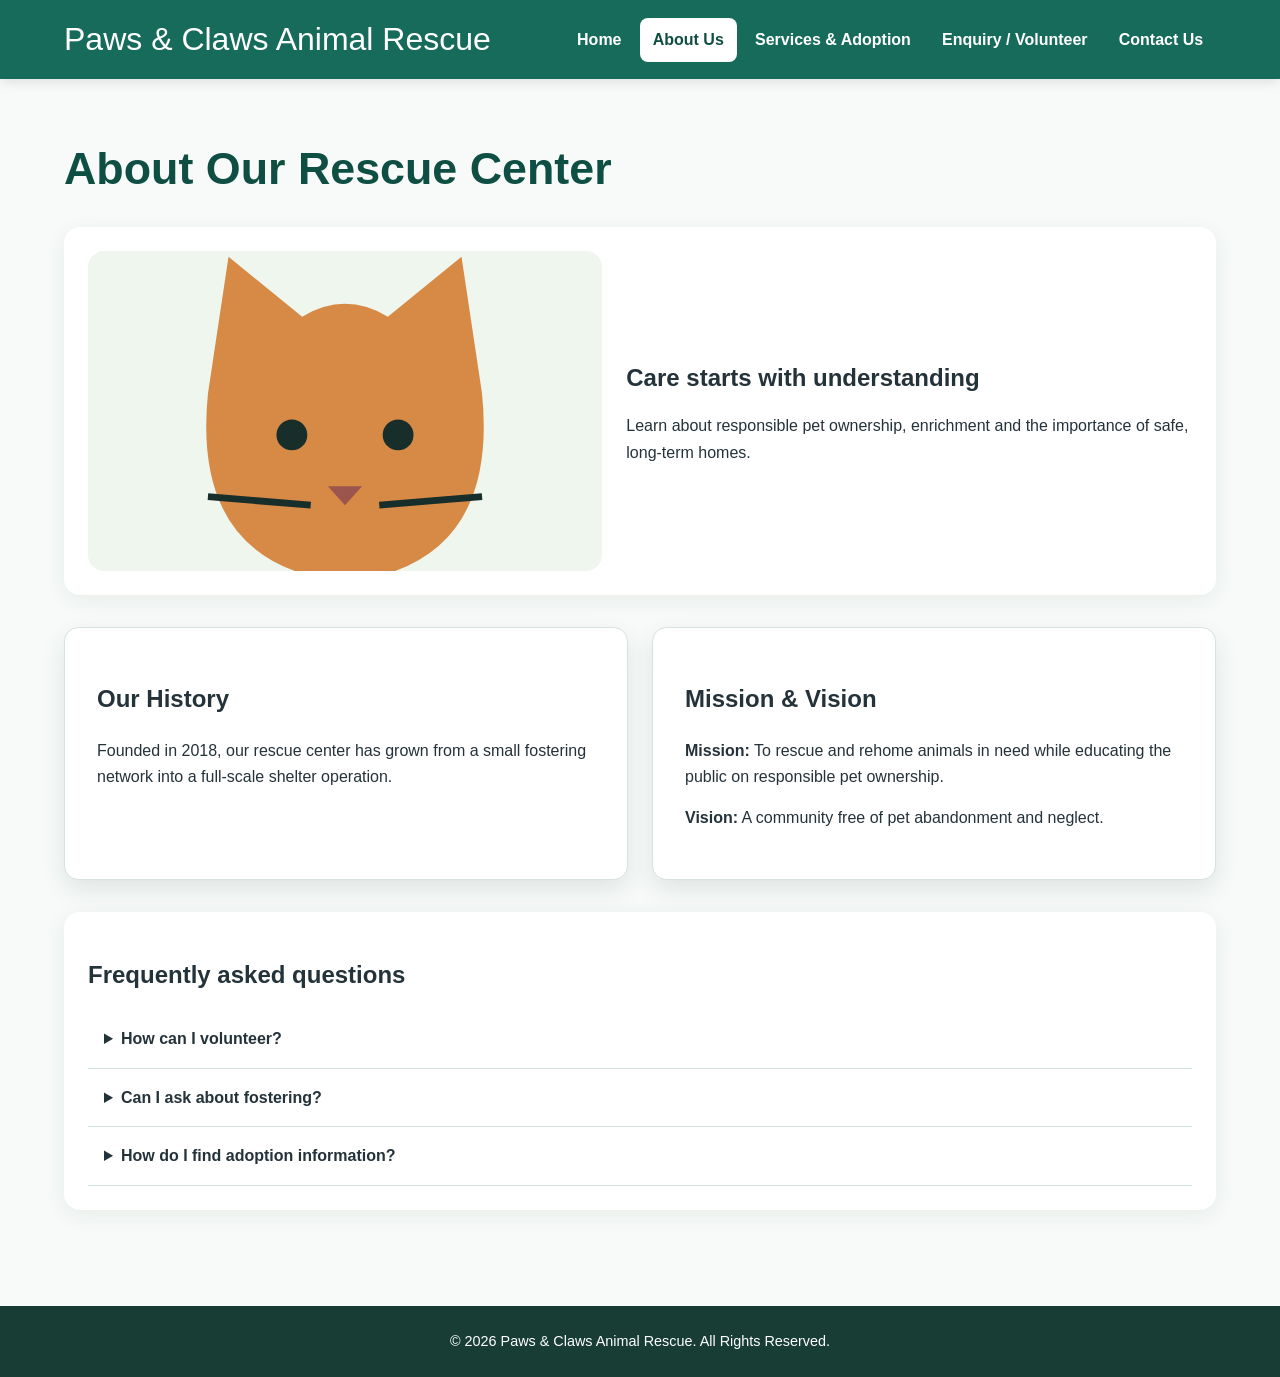
<file: about.html>
<!DOCTYPE html>

<html lang="en">
<head>
<meta charset="utf-8"/>
<meta content="width=device-width, initial-scale=1.0" name="viewport"/>
<meta content="Learn about the history, mission and vision of Paws &amp; Claws Animal Rescue." name="description"/>
<title>Paws &amp; Claws | About Us</title>
<link href="css/style.css" rel="stylesheet"/>
<meta content="#165f55" name="theme-color"/><meta content="index, follow" name="robots"/><script defer="" src="js/main.js"></script></head>
<body><a class="skip-link" href="#main-content">Skip to content</a>
<header class="site-header">
<div class="header-inner">
<div class="brand">Paws &amp; Claws Animal Rescue</div>
<button aria-controls="main-navigation" aria-expanded="false" class="menu-toggle" type="button">☰ Menu</button><nav aria-label="Main navigation" class="site-nav" id="main-navigation">
<ul>
<li><a href="index.html">Home</a></li>
<li><a aria-current="page" href="about.html">About Us</a></li>
<li><a href="services.html">Services &amp; Adoption</a></li>
<li><a href="enquiry.html">Enquiry / Volunteer</a></li>
<li><a href="contact.html">Contact Us</a></li>
</ul>
</nav>
</div>
</header>
<main id="main-content">
<h1 class="page-title">About Our Rescue Center</h1><section class="feature-section photo-split"><img alt="Tabby cat looking toward the camera" class="animal-photo" data-fallback="images/gallery-cat.svg" height="700" loading="lazy" src="https://images.unsplash.com/photo-1573865526739-10659fec78a5?w=1000&amp;q=80" width="1000"/><div><h2>Care starts with understanding</h2><p>Learn about responsible pet ownership, enrichment and the importance of safe, long-term homes.</p></div></section>
<div class="content-grid">
<section class="card">
<h2>Our History</h2>
<p>Founded in 2018, our rescue center has grown from a small fostering network into a full-scale shelter operation.</p>
</section>
<section class="card">
<h2>Mission &amp; Vision</h2>
<p><strong>Mission:</strong> To rescue and rehome animals in need while educating the public on responsible pet ownership.</p>
<p><strong>Vision:</strong> A community free of pet abandonment and neglect.</p>
</section>
</div>
<section aria-labelledby="faq-heading" class="feature-section"><h2 id="faq-heading">Frequently asked questions</h2><details><summary>How can I volunteer?</summary><p>Complete the volunteer enquiry form and choose volunteering as your interest area.</p></details><details><summary>Can I ask about fostering?</summary><p>Yes. Select pet fostering on the enquiry page and describe your availability.</p></details><details><summary>How do I find adoption information?</summary><p>Explore the sample adoption profiles on our services page and contact us for current information.</p></details></section></main>
<footer class="site-footer">
<p>© 2026 Paws &amp; Claws Animal Rescue. All Rights Reserved.</p>
</footer>
</body>
</html>
</file>
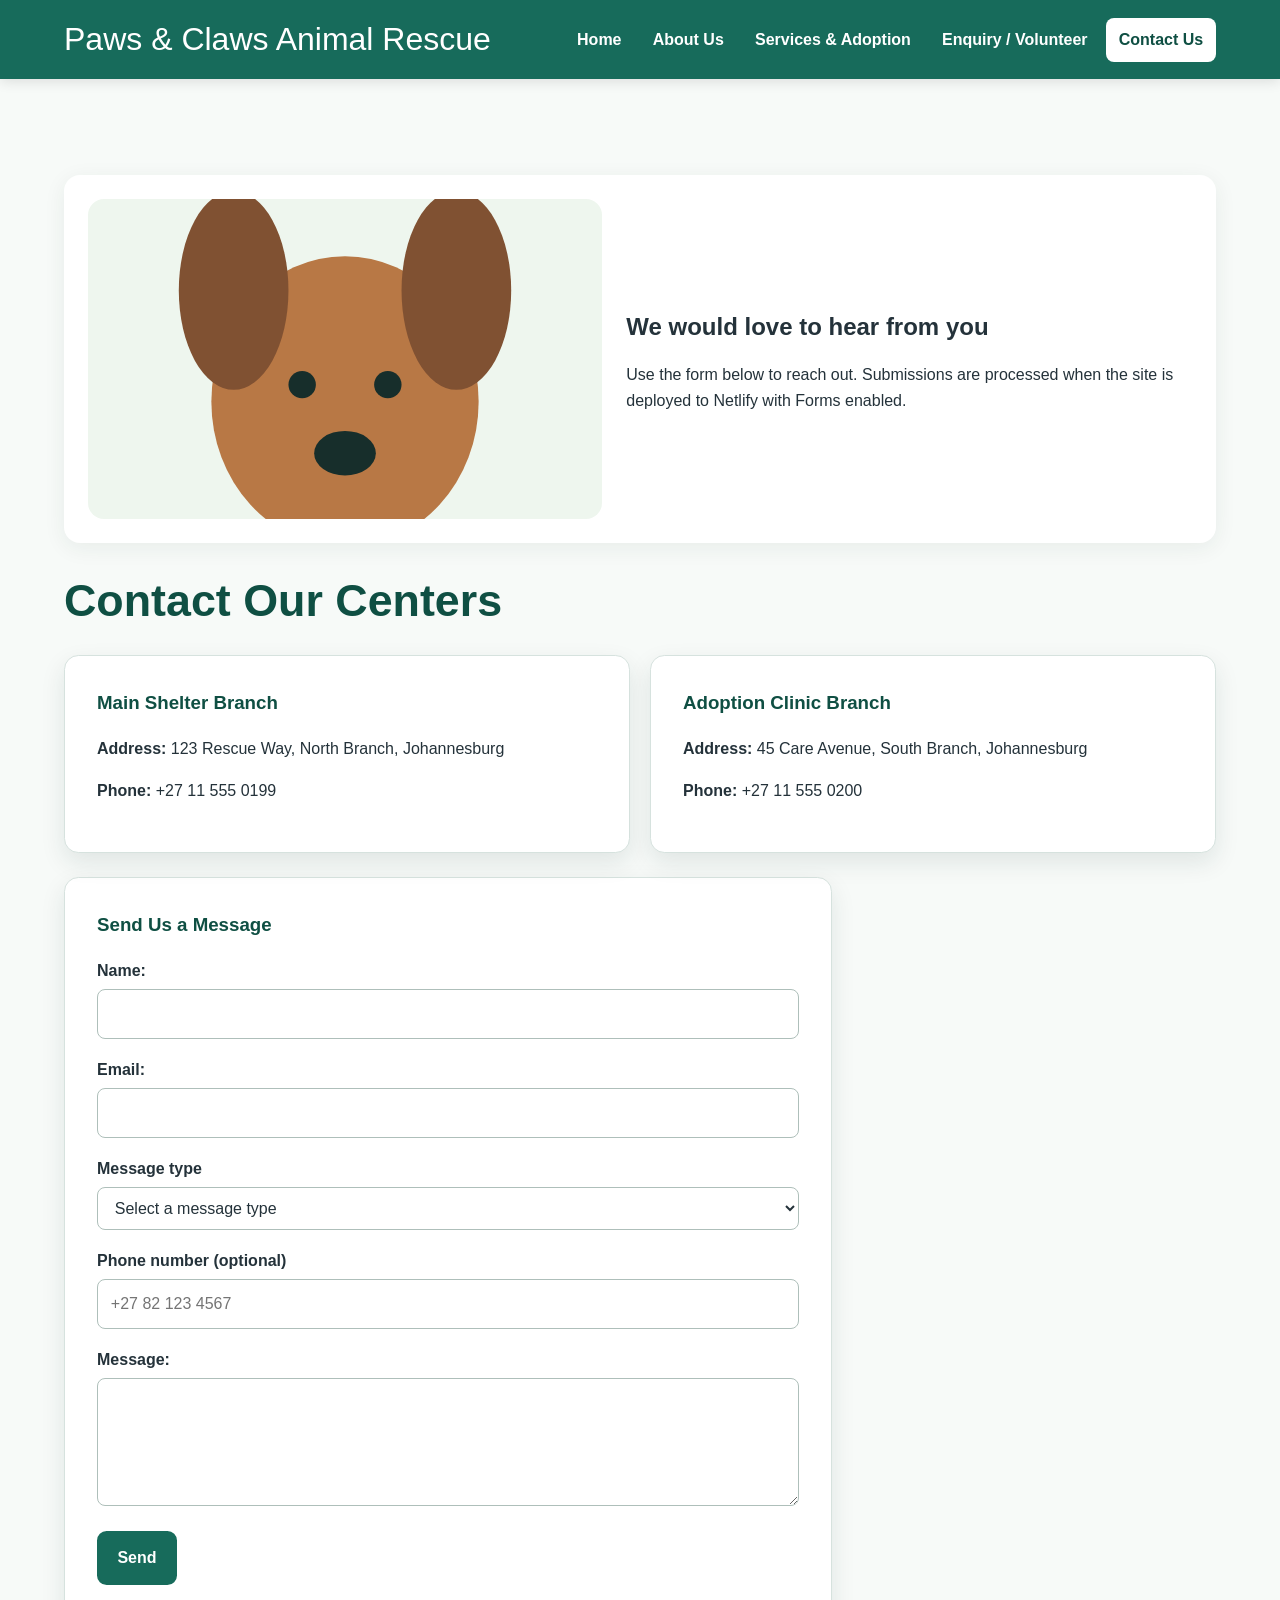
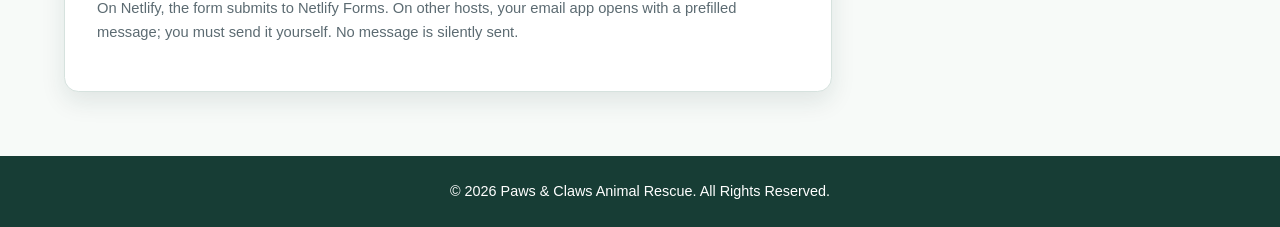
<file: contact.html>
<!DOCTYPE html>

<html lang="en">
<head>
<meta charset="utf-8"/>
<meta content="width=device-width, initial-scale=1.0" name="viewport"/>
<meta content="Contact Paws &amp; Claws Animal Rescue branches in Johannesburg." name="description"/>
<title>Paws &amp; Claws | Contact Us</title>
<link href="css/style.css" rel="stylesheet"/>
<meta content="#165f55" name="theme-color"/><meta content="index, follow" name="robots"/><script defer="" src="js/main.js"></script></head>
<body><a class="skip-link" href="#main-content">Skip to content</a>
<header class="site-header">
<div class="header-inner">
<div class="brand">Paws &amp; Claws Animal Rescue</div>
<button aria-controls="main-navigation" aria-expanded="false" class="menu-toggle" type="button">☰ Menu</button><nav aria-label="Main navigation" class="site-nav" id="main-navigation">
<ul>
<li><a href="index.html">Home</a></li>
<li><a href="about.html">About Us</a></li>
<li><a href="services.html">Services &amp; Adoption</a></li>
<li><a href="enquiry.html">Enquiry / Volunteer</a></li>
<li><a aria-current="page" href="contact.html">Contact Us</a></li>
</ul>
</nav>
</div>
</header>
<main id="main-content">
<section class="feature-section photo-split"><img alt="Animal companion photographed outdoors" class="animal-photo" data-fallback="images/gallery-dog.svg" height="700" loading="lazy" src="https://images.unsplash.com/photo-1573865526739-10659fec78a5?w=1000&amp;q=80" width="1000"/><div><h2>We would love to hear from you</h2><p>Use the form below to reach out. Submissions are processed when the site is deployed to Netlify with Forms enabled.</p></div></section><h1 class="page-title">Contact Our Centers</h1>
<div class="contact-grid">
<section class="contact-card">
<h3>Main Shelter Branch</h3>
<p><strong>Address:</strong> 123 Rescue Way, North Branch, Johannesburg</p>
<p><strong>Phone:</strong> +27 11 555 0199</p>
</section>
<section class="contact-card">
<h3>Adoption Clinic Branch</h3>
<p><strong>Address:</strong> 45 Care Avenue, South Branch, Johannesburg</p>
<p><strong>Phone:</strong> +27 11 555 0200</p>
</section>
</div>
<section aria-labelledby="contact-form-title" class="form-card">
<h3 id="contact-form-title">Send Us a Message</h3>
<form action="/thank-you.html" data-netlify="true" id="contact-form" method="POST" name="contact" novalidate="novalidate"><input name="form-name" type="hidden" value="contact"/>
<div class="form-group">
<label for="cname">Name:</label>
<input autocomplete="name" id="cname" maxlength="80" minlength="2" name="cname" required="" type="text"/><span aria-live="polite" class="field-error" id="cname-error"></span>
</div>
<div class="form-group">
<label for="cemail">Email:</label>
<input autocomplete="email" id="cemail" minlength="2" name="cemail" required="" type="email"/><span aria-live="polite" class="field-error" id="cemail-error"></span>
</div>
<div class="form-group"><label for="contact-type">Message type</label><select id="contact-type" name="message-type" required=""><option disabled="" selected="" value="">Select a message type</option><option value="general">General question</option><option value="adoption">Adoption</option><option value="feedback">Feedback</option><option value="other">Other</option></select><span aria-live="polite" class="field-error" id="contact-type-error"></span></div><div class="form-group"><label for="contact-phone">Phone number (optional)</label><input id="contact-phone" name="phone" pattern="[+0-9 ()-]{7,20}" placeholder="+27 82 123 4567" type="tel"/></div><div class="form-group">
<label for="cmessage">Message:</label>
<textarea id="cmessage" maxlength="1500" minlength="2" name="cmessage" required="" rows="4"></textarea><span aria-live="polite" class="field-error" id="cmessage-error"></span>
</div>
<button class="button" type="submit">Send</button>
<div aria-live="polite" class="form-status" role="status"></div><p class="form-note">On Netlify, the form submits to Netlify Forms. On other hosts, your email app opens with a prefilled message; you must send it yourself. No message is silently sent.</p></form>
</section>
</main>
<footer class="site-footer">
<p>© 2026 Paws &amp; Claws Animal Rescue. All Rights Reserved.</p>
</footer>
</body>
</html>
</file>
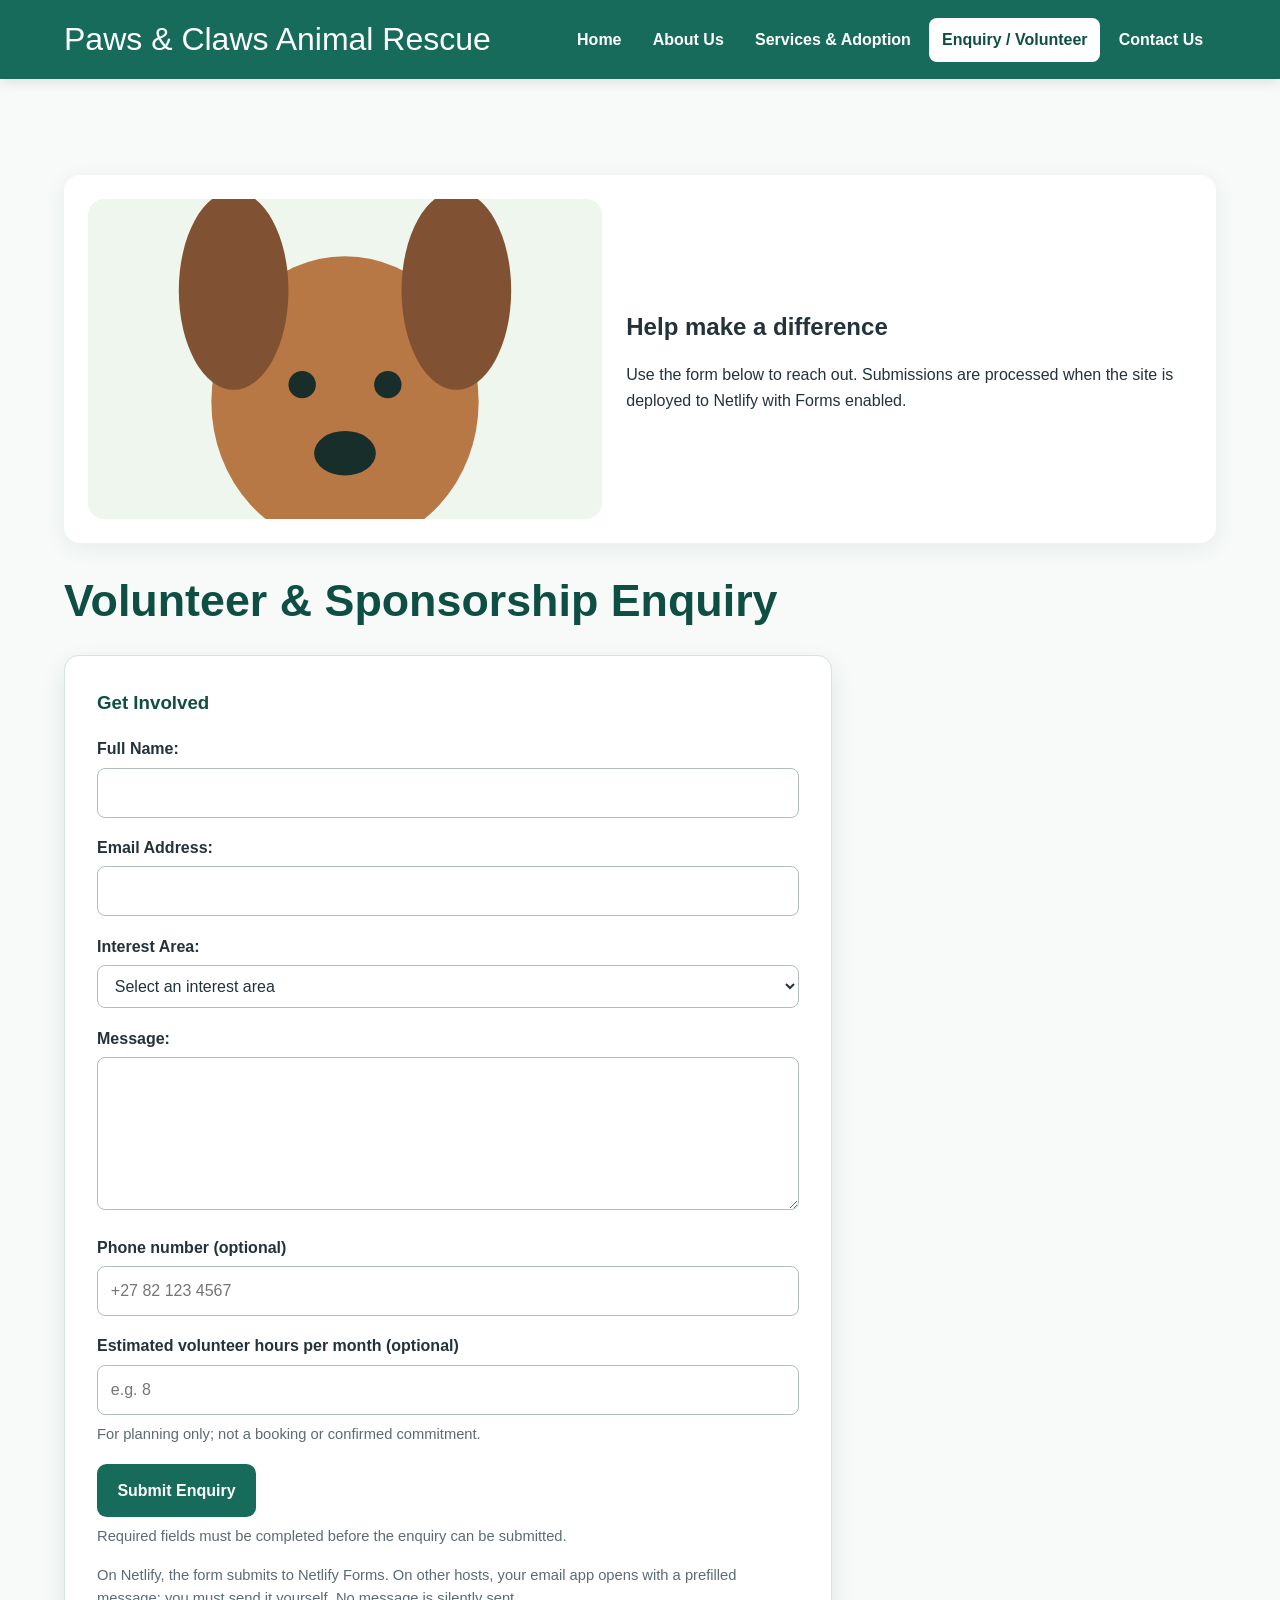
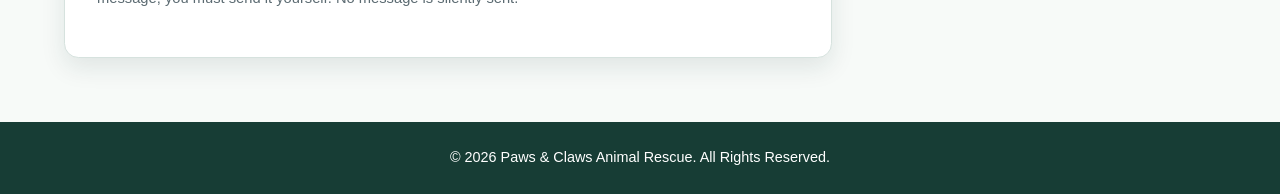
<file: enquiry.html>
<!DOCTYPE html>

<html lang="en">
<head>
<meta charset="utf-8"/>
<meta content="width=device-width, initial-scale=1.0" name="viewport"/>
<meta content="Volunteer, sponsor or foster an animal with Paws &amp; Claws Animal Rescue." name="description"/>
<title>Paws &amp; Claws | Volunteer &amp; Enquiry</title>
<link href="css/style.css" rel="stylesheet"/>
<meta content="#165f55" name="theme-color"/><meta content="index, follow" name="robots"/><script defer="" src="js/main.js"></script></head>
<body><a class="skip-link" href="#main-content">Skip to content</a>
<header class="site-header">
<div class="header-inner">
<div class="brand">Paws &amp; Claws Animal Rescue</div>
<button aria-controls="main-navigation" aria-expanded="false" class="menu-toggle" type="button">☰ Menu</button><nav aria-label="Main navigation" class="site-nav" id="main-navigation">
<ul>
<li><a href="index.html">Home</a></li>
<li><a href="about.html">About Us</a></li>
<li><a href="services.html">Services &amp; Adoption</a></li>
<li><a aria-current="page" href="enquiry.html">Enquiry / Volunteer</a></li>
<li><a href="contact.html">Contact Us</a></li>
</ul>
</nav>
</div>
</header>
<main id="main-content">
<section class="feature-section photo-split"><img alt="Animal companion photographed outdoors" class="animal-photo" data-fallback="images/gallery-dog.svg" height="700" loading="lazy" src="https://images.unsplash.com/photo-1548199973-03cce0bbc87b?w=1000&amp;q=80" width="1000"/><div><h2>Help make a difference</h2><p>Use the form below to reach out. Submissions are processed when the site is deployed to Netlify with Forms enabled.</p></div></section><h1 class="page-title">Volunteer &amp; Sponsorship Enquiry</h1>
<section aria-labelledby="enquiry-form-title" class="form-card">
<h3 id="enquiry-form-title">Get Involved</h3>
<form action="/thank-you.html" data-netlify="true" id="enquiry-form" method="POST" name="enquiry" novalidate="novalidate"><input name="form-name" type="hidden" value="enquiry"/>
<div class="form-group">
<label for="fullname">Full Name:</label>
<input autocomplete="name" id="fullname" maxlength="80" minlength="2" name="fullname" required="" type="text"/><span aria-live="polite" class="field-error" id="fullname-error"></span>
</div>
<div class="form-group">
<label for="email">Email Address:</label>
<input autocomplete="email" id="email" minlength="2" name="email" required="" type="email"/><span aria-live="polite" class="field-error" id="email-error"></span>
</div>
<div class="form-group">
<label for="enquiry-type">Interest Area:</label>
<select id="enquiry-type" name="enquiry-type" required="required"><option disabled="" selected="" value="">Select an interest area</option>
<option value="volunteer">Volunteering</option>
<option value="sponsor">Corporate Sponsorship</option>
<option value="foster">Pet Fostering</option>
</select><span aria-live="polite" class="field-error" id="enquiry-type-error"></span>
</div>
<div class="form-group">
<label for="message">Message:</label>
<textarea id="message" maxlength="1500" minlength="2" name="message" required="" rows="5"></textarea><span aria-live="polite" class="field-error" id="message-error"></span>
</div><div class="form-group"><label for="enquiry-phone">Phone number (optional)</label><input id="enquiry-phone" name="phone" pattern="[+0-9 ()-]{7,20}" placeholder="+27 82 123 4567" type="tel"/></div><div class="form-group"><label for="support-hours">Estimated volunteer hours per month (optional)</label><input id="support-hours" max="160" min="0" name="hours" placeholder="e.g. 8" step="1" type="number"/><p class="form-note">For planning only; not a booking or confirmed commitment.</p></div><p aria-live="polite" class="inline-result" id="hours-preview"></p>
<button class="button" type="submit">Submit Enquiry</button>
<p class="form-note">Required fields must be completed before the enquiry can be submitted.</p>
<div aria-live="polite" class="form-status" role="status"></div><p class="form-note">On Netlify, the form submits to Netlify Forms. On other hosts, your email app opens with a prefilled message; you must send it yourself. No message is silently sent.</p></form>
</section>
</main>
<footer class="site-footer">
<p>© 2026 Paws &amp; Claws Animal Rescue. All Rights Reserved.</p>
</footer>
</body>
</html>
</file>
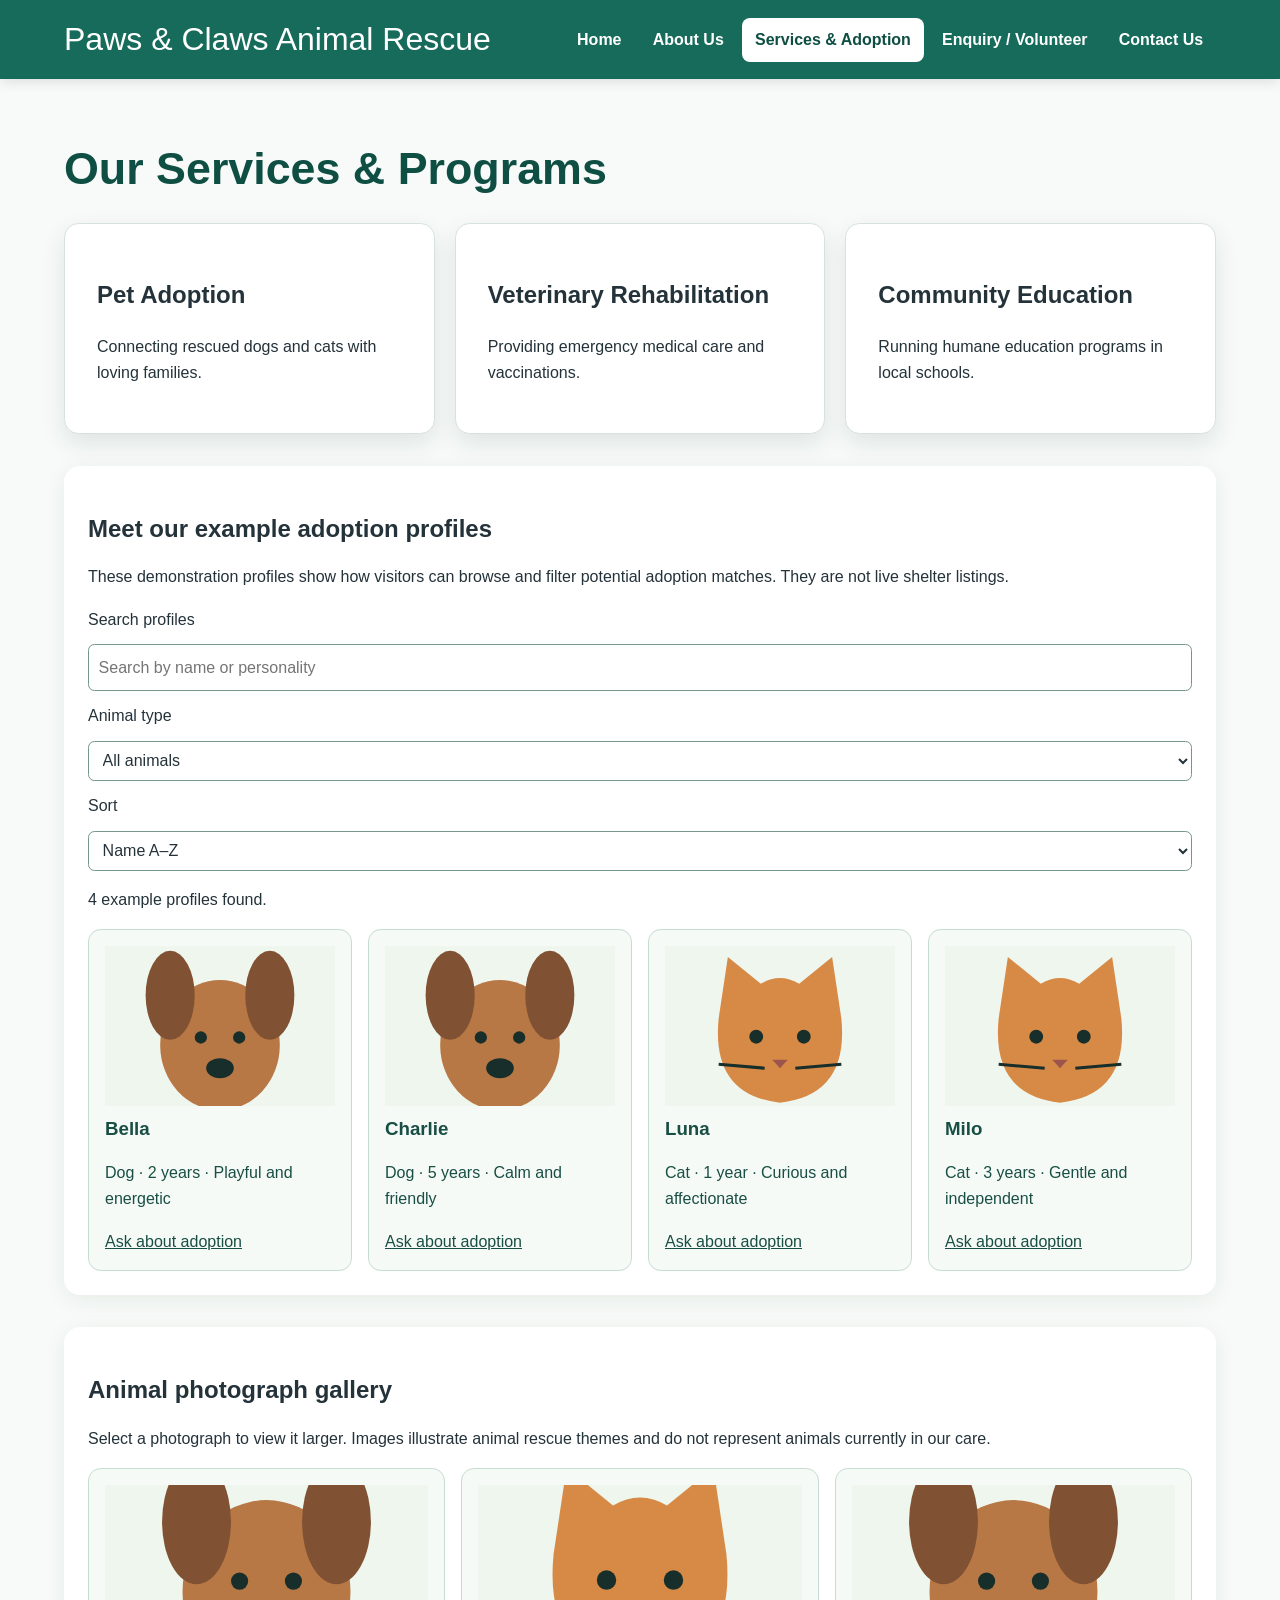
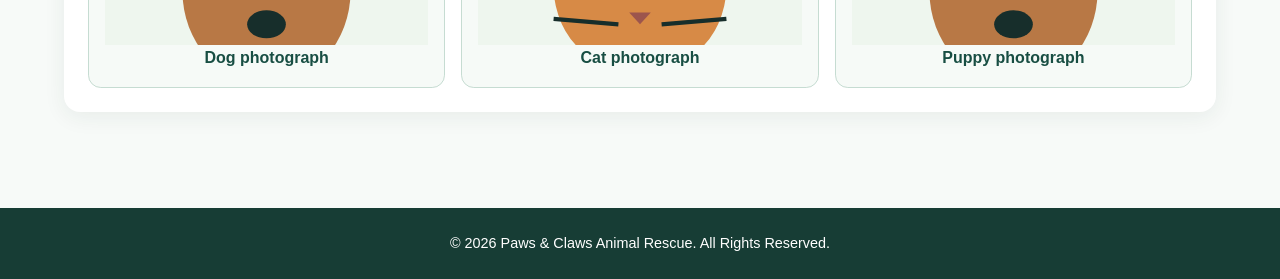
<file: services.html>
<!DOCTYPE html>

<html lang="en">
<head>
<meta charset="utf-8"/>
<meta content="width=device-width, initial-scale=1.0" name="viewport"/>
<meta content="Explore Paws &amp; Claws animal adoption, veterinary rehabilitation and community education services." name="description"/>
<title>Paws &amp; Claws | Services &amp; Adoption</title>
<link href="css/style.css" rel="stylesheet"/>
<meta content="#165f55" name="theme-color"/><meta content="index, follow" name="robots"/><script defer="" src="js/main.js"></script></head>
<body><a class="skip-link" href="#main-content">Skip to content</a>
<header class="site-header">
<div class="header-inner">
<div class="brand">Paws &amp; Claws Animal Rescue</div>
<button aria-controls="main-navigation" aria-expanded="false" class="menu-toggle" type="button">☰ Menu</button><nav aria-label="Main navigation" class="site-nav" id="main-navigation">
<ul>
<li><a href="index.html">Home</a></li>
<li><a href="about.html">About Us</a></li>
<li><a aria-current="page" href="services.html">Services &amp; Adoption</a></li>
<li><a href="enquiry.html">Enquiry / Volunteer</a></li>
<li><a href="contact.html">Contact Us</a></li>
</ul>
</nav>
</div>
</header>
<main id="main-content">
<h1 class="page-title">Our Services &amp; Programs</h1>
<ul class="service-grid">
<li class="service-card">
<h2>Pet Adoption</h2>
<p>Connecting rescued dogs and cats with loving families.</p>
</li>
<li class="service-card">
<h2>Veterinary Rehabilitation</h2>
<p>Providing emergency medical care and vaccinations.</p>
</li>
<li class="service-card">
<h2>Community Education</h2>
<p>Running humane education programs in local schools.</p>
</li>
</ul>
<section aria-labelledby="adoption-heading" class="feature-section"><h2 id="adoption-heading">Meet our example adoption profiles</h2><p>These demonstration profiles show how visitors can browse and filter potential adoption matches. They are not live shelter listings.</p><div class="filter-controls"><label for="pet-search">Search profiles</label><input id="pet-search" placeholder="Search by name or personality" type="search"/><label for="pet-type">Animal type</label><select id="pet-type"><option value="all">All animals</option><option value="dog">Dogs</option><option value="cat">Cats</option></select><label for="pet-sort">Sort</label><select id="pet-sort"><option value="name">Name A–Z</option><option value="age">Youngest first</option></select></div><p aria-live="polite" id="pet-count" role="status"></p><div class="pet-grid" id="pet-list"></div></section><section aria-labelledby="gallery-heading" class="feature-section"><h2 id="gallery-heading">Animal photograph gallery</h2><p>Select a photograph to view it larger. Images illustrate animal rescue themes and do not represent animals currently in our care.</p><div class="gallery-grid"><button class="gallery-item" data-caption="Illustrative dog photograph — Unsplash" data-full="https://images.unsplash.com/photo-1552053831-71594a27632d?w=1000&amp;q=80" type="button"><img alt="Photograph of a dog outdoors" data-fallback="images/gallery-dog.svg" height="600" loading="lazy" src="https://images.unsplash.com/photo-1552053831-71594a27632d?w=1000&amp;q=80" width="800"/><span>Dog photograph</span></button><button class="gallery-item" data-caption="Illustrative cat photograph — Unsplash" data-full="https://images.unsplash.com/photo-1573865526739-10659fec78a5?w=1000&amp;q=80" type="button"><img alt="Photograph of a cat outdoors" data-fallback="images/gallery-cat.svg" height="600" loading="lazy" src="https://images.unsplash.com/photo-1573865526739-10659fec78a5?w=1000&amp;q=80" width="800"/><span>Cat photograph</span></button><button class="gallery-item" data-caption="Illustrative puppy photograph — Unsplash" data-full="https://images.unsplash.com/photo-1548199973-03cce0bbc87b?w=1000&amp;q=80" type="button"><img alt="Photograph of a puppy outdoors" data-fallback="images/gallery-dog.svg" height="600" loading="lazy" src="https://images.unsplash.com/photo-1548199973-03cce0bbc87b?w=1000&amp;q=80" width="800"/><span>Puppy photograph</span></button></div></section><dialog aria-label="Enlarged gallery image" id="gallery-dialog"><button aria-label="Close image" class="dialog-close" id="gallery-close" type="button">×</button><img alt="" id="gallery-large"/><p id="gallery-caption"></p></dialog></main>
<footer class="site-footer">
<p>© 2026 Paws &amp; Claws Animal Rescue. All Rights Reserved.</p>
</footer>
</body>
</html>
</file>
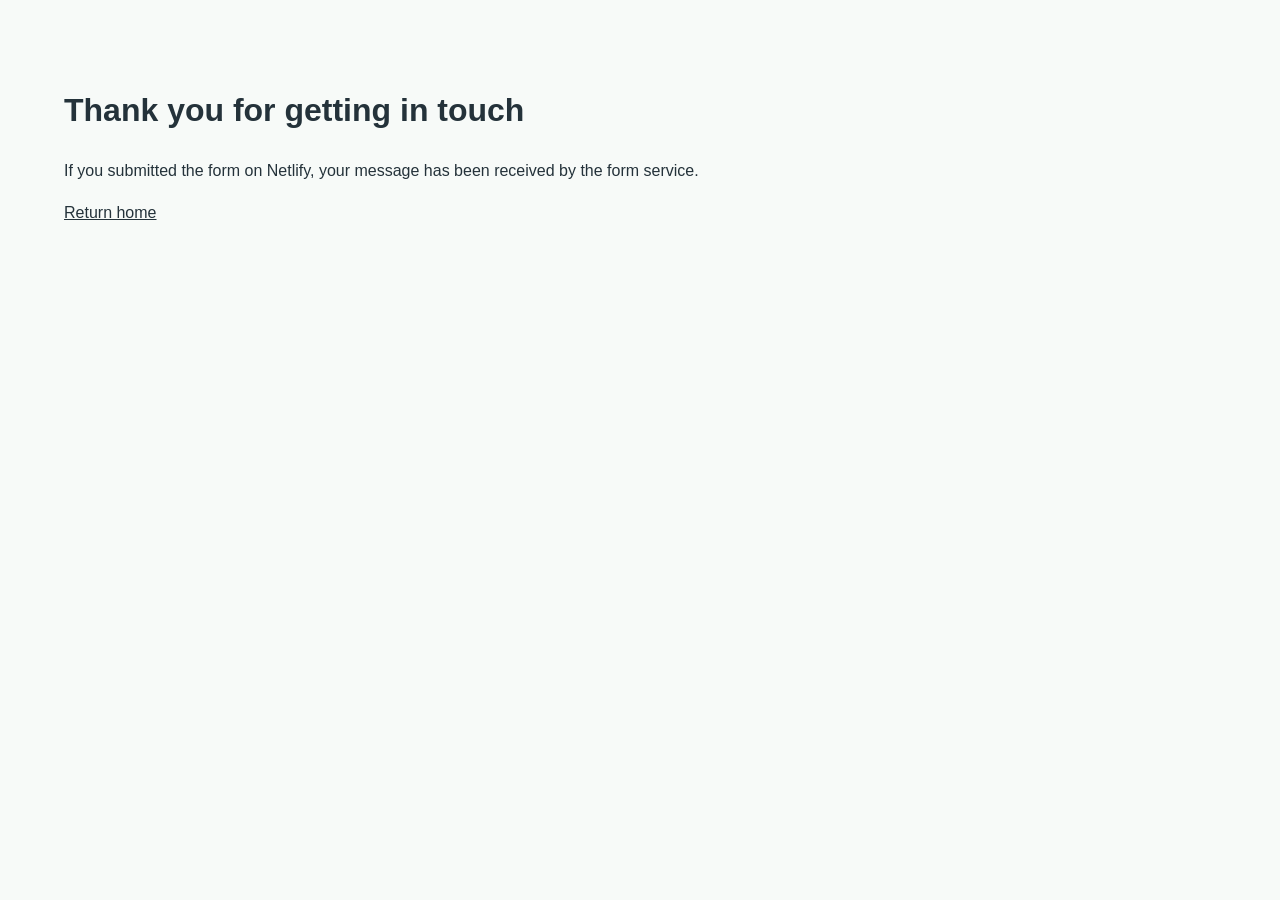
<file: thank-you.html>
<!DOCTYPE html>
<html lang="en"><head><meta charset="utf-8"/><meta content="width=device-width,initial-scale=1" name="viewport"/><title>Thank You | Paws &amp; Claws</title><link href="css/style.css" rel="stylesheet"/><meta content="noindex" name="robots"/></head><body><main><h1>Thank you for getting in touch</h1><p>If you submitted the form on Netlify, your message has been received by the form service.</p><a href="index.html">Return home</a></main></body></html>
</file>
<file: css/style.css>
/* Paws & Claws Animal Rescue
   Part 2 - CSS Styling and Responsive Design
*/

/* ---------- Base / Reset ---------- */
*,
*::before,
*::after {
    box-sizing: border-box;
}

html {
    font-size: 100%;
    scroll-behavior: smooth;
}

body {
    margin: 0;
    min-width: 320px;
    font-family: "Segoe UI", Arial, sans-serif;
    font-size: 1rem;
    line-height: 1.6;
    color: #24323a;
    background: #f7faf8;
}

img {
    display: block;
    max-width: 100%;
    height: auto;
}

a {
    color: inherit;
}

button,
input,
select,
textarea {
    font: inherit;
}

/* ---------- Design System ---------- */
:root {
    --primary: #176b5b;
    --primary-dark: #0f4f43;
    --accent: #f2a65a;
    --accent-dark: #d78335;
    --ink: #24323a;
    --muted: #5c6b72;
    --surface: #ffffff;
    --surface-soft: #eaf4f0;
    --border: #d6e2de;
    --shadow: 0 0.6rem 1.5rem rgba(24, 53, 47, 0.10);
    --radius: 0.9rem;
    --max-width: 72rem;
}

/* ---------- Global Layout ---------- */
.site-header {
    background: var(--primary);
    color: #fff;
    box-shadow: 0 0.2rem 0.8rem rgba(0, 0, 0, 0.12);
}

.header-inner {
    width: min(92%, var(--max-width));
    margin-inline: auto;
    padding: 1.1rem 0;
    display: flex;
    align-items: center;
    justify-content: space-between;
    gap: 1.5rem;
}

.brand {
    margin: 0;
    font-size: clamp(1.35rem, 2.5vw, 2rem);
    line-height: 1.1;
}

.site-nav ul {
    display: flex;
    flex-wrap: wrap;
    justify-content: flex-end;
    gap: 0.35rem;
    margin: 0;
    padding: 0;
    list-style: none;
}

.site-nav a {
    display: block;
    padding: 0.55rem 0.8rem;
    border-radius: 0.5rem;
    text-decoration: none;
    font-weight: 600;
    transition: background-color 160ms ease, color 160ms ease, transform 160ms ease;
}

.site-nav a:hover,
.site-nav a:focus-visible {
    background: rgba(255, 255, 255, 0.16);
    outline: none;
    transform: translateY(-1px);
}

.site-nav a[aria-current="page"] {
    background: #fff;
    color: var(--primary-dark);
}

main {
    width: min(92%, var(--max-width));
    margin-inline: auto;
    padding: clamp(2rem, 5vw, 4rem) 0;
    min-height: 68vh;
}

.page-title {
    margin-top: 0;
    margin-bottom: 1.75rem;
    font-size: clamp(1.8rem, 4vw, 2.8rem);
    line-height: 1.15;
    color: var(--primary-dark);
}

.page-intro {
    max-width: 48rem;
    color: var(--muted);
    font-size: 1.08rem;
}

/* ---------- Home / Hero ---------- */
.hero {
    display: grid;
    grid-template-columns: minmax(0, 1.25fr) minmax(16rem, 0.75fr);
    align-items: center;
    gap: clamp(2rem, 5vw, 4rem);
    padding: clamp(1.5rem, 5vw, 4rem);
    background: linear-gradient(135deg, #eaf4f0, #fff7ec);
    border: 1px solid var(--border);
    border-radius: var(--radius);
    box-shadow: var(--shadow);
}

.hero h2 {
    margin-top: 0;
    margin-bottom: 0.8rem;
    font-size: clamp(2rem, 5vw, 3.5rem);
    line-height: 1.05;
    color: var(--primary-dark);
}

.hero p {
    max-width: 42rem;
    margin-bottom: 1.5rem;
    font-size: clamp(1rem, 1.5vw, 1.2rem);
}

.hero-media {
    border-radius: 50%;
    border: 0.55rem solid #fff;
    box-shadow: var(--shadow);
    overflow: hidden;
    background: #fff;
}

.hero-media img {
    width: 100%;
    aspect-ratio: 1;
    object-fit: cover;
}

.button,
.hero a {
    display: inline-block;
    padding: 0.75rem 1.15rem;
    border: 2px solid var(--primary);
    border-radius: 0.6rem;
    background: var(--primary);
    color: #fff;
    text-decoration: none;
    font-weight: 700;
    cursor: pointer;
    transition: background-color 160ms ease, border-color 160ms ease, transform 160ms ease;
}

.button:hover,
.button:focus-visible,
.hero a:hover,
.hero a:focus-visible {
    background: var(--primary-dark);
    border-color: var(--primary-dark);
    transform: translateY(-2px);
    outline: none;
}

.overview {
    margin-top: 2rem;
    padding: 2rem;
    background: var(--surface);
    border-left: 0.35rem solid var(--accent);
    border-radius: 0.65rem;
    box-shadow: var(--shadow);
}

.overview h3 {
    margin-top: 0;
    color: var(--primary-dark);
}

/* ---------- Content Cards / Grid ---------- */
.content-grid {
    display: grid;
    grid-template-columns: repeat(2, minmax(0, 1fr));
    gap: 1.5rem;
}

.card,
.service-card,
.contact-card,
.form-card {
    padding: clamp(1.25rem, 3vw, 2rem);
    background: var(--surface);
    border: 1px solid var(--border);
    border-radius: var(--radius);
    box-shadow: var(--shadow);
}

.card h3,
.service-card h3,
.contact-card h3,
.form-card h3 {
    margin-top: 0;
    color: var(--primary-dark);
}

.service-grid {
    display: grid;
    grid-template-columns: repeat(3, minmax(0, 1fr));
    gap: 1.25rem;
    padding: 0;
    list-style: none;
}

.service-card {
    position: relative;
    transition: transform 180ms ease, box-shadow 180ms ease;
}

.service-card:hover {
    transform: translateY(-0.25rem);
    box-shadow: 0 0.9rem 2rem rgba(24, 53, 47, 0.14);
}

.service-card strong {
    color: var(--primary);
}

/* ---------- Forms ---------- */
.form-card {
    max-width: 48rem;
}

.form-group {
    margin-bottom: 1.1rem;
}

.form-group label {
    display: block;
    margin-bottom: 0.35rem;
    font-weight: 700;
    color: var(--ink);
}

input,
select,
textarea {
    width: 100%;
    padding: 0.7rem 0.8rem;
    border: 1px solid #aebfba;
    border-radius: 0.5rem;
    background: #fff;
    color: var(--ink);
}

textarea {
    resize: vertical;
    min-height: 8rem;
}

input:focus,
select:focus,
textarea:focus {
    border-color: var(--primary);
    outline: 0.2rem solid rgba(23, 107, 91, 0.18);
}

button:active,
.button:active {
    transform: translateY(1px);
}

.form-note {
    margin-top: 0.5rem;
    color: var(--muted);
    font-size: 0.92rem;
}

/* ---------- Contact ---------- */
.contact-grid {
    display: grid;
    grid-template-columns: repeat(2, minmax(0, 1fr));
    gap: 1.25rem;
    margin-bottom: 1.5rem;
}

.contact-layout {
    display: grid;
    grid-template-columns: 0.9fr 1.1fr;
    gap: 1.5rem;
    align-items: start;
}

/* ---------- Footer ---------- */
.site-footer {
    padding: 1.5rem 0;
    background: #173d35;
    color: #fff;
    text-align: center;
}

.site-footer p {
    width: min(92%, var(--max-width));
    margin: 0 auto;
    font-size: 0.9rem;
}

/* ---------- Responsive Breakpoints ---------- */
/* Tablet */
@media (max-width: 60rem) {
    .header-inner {
        align-items: flex-start;
        flex-direction: column;
    }

    .site-nav ul {
        justify-content: flex-start;
    }

    .hero {
        grid-template-columns: 1fr;
    }

    .hero-media {
        max-width: 22rem;
        margin-inline: auto;
    }

    .service-grid {
        grid-template-columns: repeat(2, minmax(0, 1fr));
    }

    .contact-layout {
        grid-template-columns: 1fr;
    }
}

/* Mobile */
@media (max-width: 40rem) {
    html {
        font-size: 95%;
    }

    .site-nav ul {
        display: grid;
        grid-template-columns: repeat(2, minmax(0, 1fr));
        width: 100%;
    }

    .site-nav a {
        text-align: center;
        padding: 0.65rem 0.45rem;
    }

    main {
        padding-block: 1.75rem;
    }

    .hero {
        padding: 1.25rem;
    }

    .content-grid,
    .service-grid,
    .contact-grid {
        grid-template-columns: 1fr;
    }

    .overview,
    .card,
    .service-card,
    .contact-card,
    .form-card {
        padding: 1.15rem;
    }
}

/* Keyboard accessibility */
:focus-visible {
    outline: 0.2rem solid var(--accent-dark);
    outline-offset: 0.15rem;
}

/* Part 3: accessible interactive components */
.feature-section{margin:2rem auto;padding:1.5rem;background:#fff;border-radius:1rem;box-shadow:0 5px 22px #183c3012}.feature-section h2{margin-bottom:1rem}.feature-grid,.gallery-grid,.pet-grid{display:grid;grid-template-columns:repeat(auto-fit,minmax(min(100%,210px),1fr));gap:1rem}.feature-tile,.pet-card,.gallery-item{padding:1rem;border:1px solid #c6dcd2;border-radius:.8rem;background:#f6faf7;color:#184e43}.feature-tile{display:block;text-decoration:none;font-weight:700}.filter-controls{display:flex;flex-wrap:wrap;align-items:center;gap:.75rem;margin:1rem 0}.filter-controls input,.filter-controls select{min-width:0;max-width:100%;padding:.6rem;border:1px solid #76968c;border-radius:.4rem}.pet-card img,.gallery-item img{width:100%;height:160px;object-fit:contain}.pet-card h3{margin:.5rem 0}.gallery-item{cursor:pointer;font:inherit;font-weight:700}.gallery-item:hover,.feature-tile:hover{background:#e2f3e9}.gallery-item span{display:block}#gallery-dialog{border:0;border-radius:1rem;padding:1.5rem;max-width:min(90vw,540px);box-shadow:0 12px 45px #0005}#gallery-dialog::backdrop{background:#000a}#gallery-large{display:block;max-height:65vh;max-width:100%;margin:auto}.dialog-close{float:right;font-size:1.8rem;background:transparent;border:0;cursor:pointer}.field-error{display:block;color:#a12525;font-size:.88rem;margin-top:.2rem}.form-status,.inline-result{font-weight:600;margin:.8rem 0}.form-group [aria-invalid=true]{border:2px solid #a12525}details{padding:1rem;border-bottom:1px solid #d3e4dc}summary{cursor:pointer;font-weight:700}:focus-visible{outline:3px solid #d47c2d;outline-offset:3px}@media(max-width:40rem){.feature-section{padding:1rem}.filter-controls{display:grid;grid-template-columns:1fr}.filter-controls input,.filter-controls select{width:100%}}

/* Part 2 feedback corrections — 2026-11-09 */
.skip-link{position:absolute;left:1rem;top:-5rem;background:#fff;color:#153e35;padding:.75rem;z-index:100}.skip-link:focus{top:.5rem}.menu-toggle{display:none;border:2px solid #fff;border-radius:.5rem;background:#173d35;color:#fff;padding:.7rem 1rem;font:inherit;font-weight:700;cursor:pointer}.animal-photo{width:100%;height:auto;aspect-ratio:4/3;object-fit:cover;border-radius:1rem;display:block}.hero-photo{aspect-ratio:5/4;box-shadow:0 14px 30px #0002}.photo-split{display:grid;grid-template-columns:minmax(0,1fr) minmax(0,1.1fr);gap:1.5rem;align-items:center}.photo-split .animal-photo{max-height:320px}.gallery-item img,.pet-card img{object-fit:cover}.site-nav a:focus-visible,.menu-toggle:focus-visible,button:focus-visible,input:focus-visible,select:focus-visible,textarea:focus-visible,summary:focus-visible{outline:3px solid #e98525!important;outline-offset:4px!important}.site-nav a{min-height:44px;display:flex;align-items:center;justify-content:center}.feature-section p{line-height:1.65}@media(max-width:40rem){.header-inner{align-items:stretch}.menu-toggle{display:block;width:100%;text-align:left}.site-nav{display:none;width:100%}.site-nav.is-open{display:block}.site-nav ul{display:flex;flex-direction:column;gap:.2rem}.site-nav a{justify-content:flex-start;padding:.85rem 1rem}.photo-split{grid-template-columns:1fr}.page-title{font-size:clamp(1.65rem,7vw,2.2rem)}.feature-section{margin:1.2rem auto}.hero p{font-size:1rem;line-height:1.6}}
</file>
